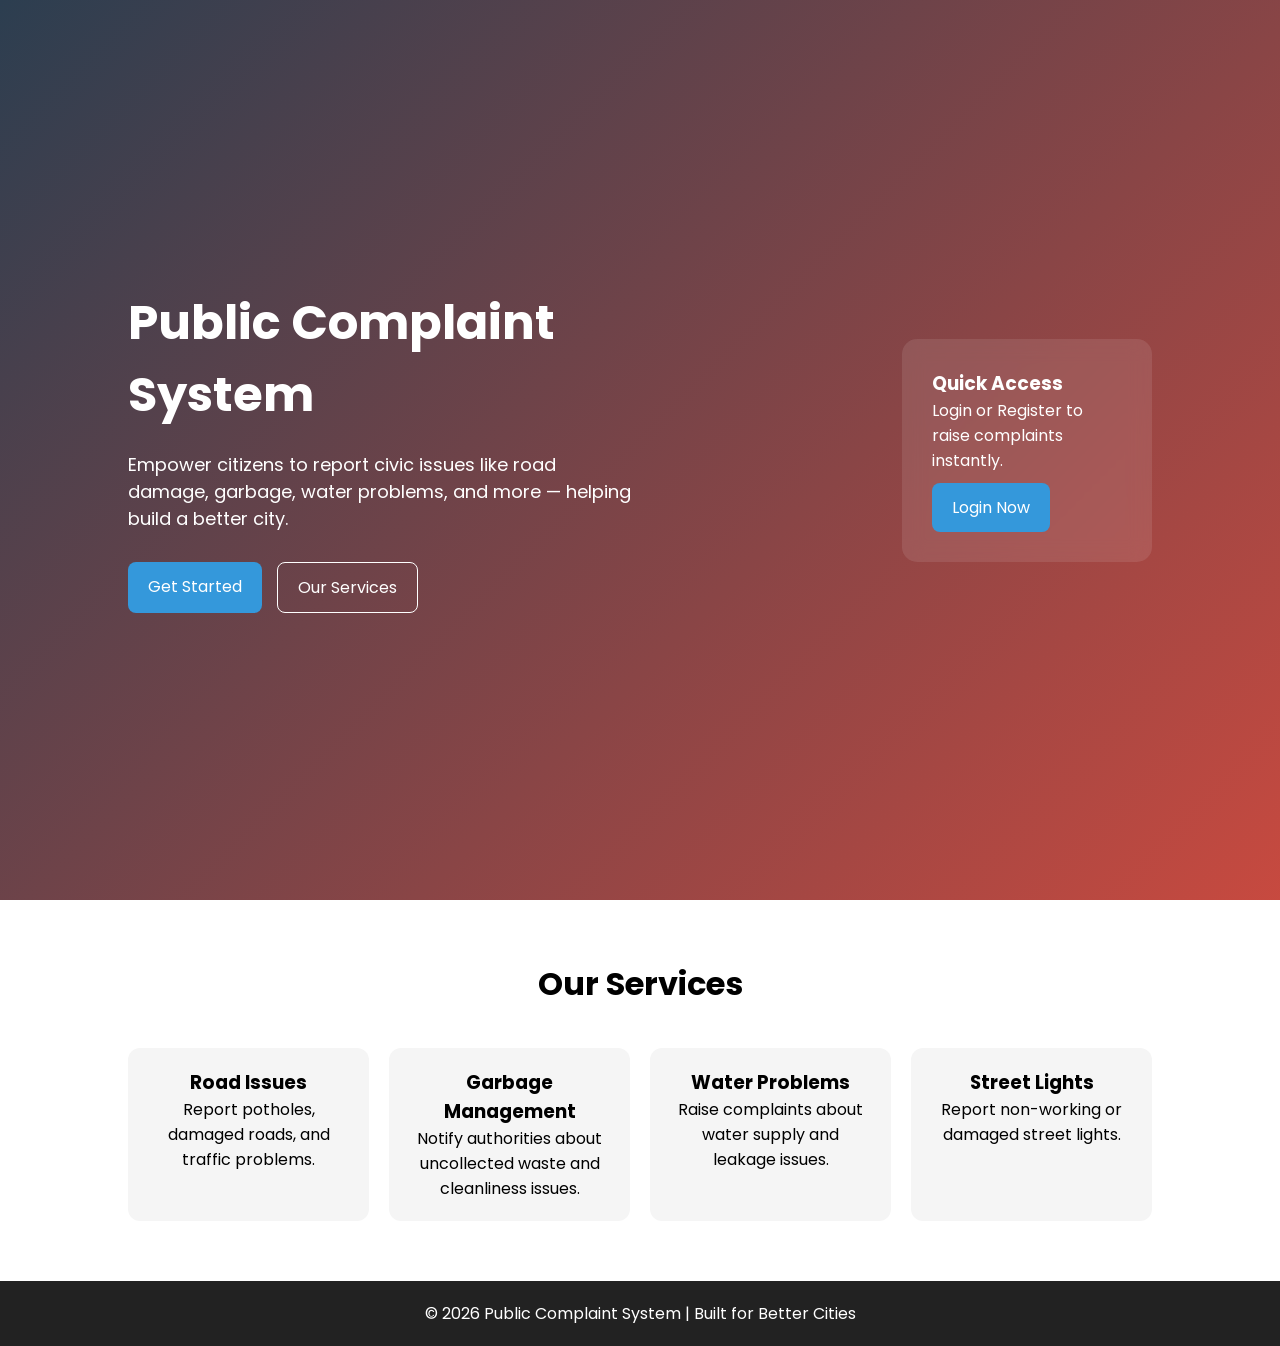
<file: index.html>
<!DOCTYPE html>
<html lang="en">
<head>
<meta charset="UTF-8">
<meta name="viewport" content="width=device-width, initial-scale=1.0">
<title>Public Complaint System</title>
<link rel="stylesheet" href="landing.css">
<link href="https://fonts.googleapis.com/css2?family=Poppins:wght@300;400;600&display=swap" rel="stylesheet">
</head>

<body>

<!-- HERO SECTION -->
<section class="hero">
    <div class="hero-left">
        <h1>Public Complaint System</h1>
        <p>
            Empower citizens to report civic issues like road damage, garbage, 
            water problems, and more — helping build a better city.
        </p>

        <div class="buttons">
            <a href="login.html" class="btn primary">Get Started</a>
            <a href="#services" class="btn secondary">Our Services</a>
        </div>
    </div>

    <div class="hero-right">
        <div class="card">
            <h3>Quick Access</h3>
            <p>Login or Register to raise complaints instantly.</p>
            <a href="login.html" class="btn small">Login Now</a>
        </div>
    </div>
</section>

<!-- SERVICES SECTION -->
<section id="services" class="services">
    <h2>Our Services</h2>

    <div class="service-container">

        <div class="service-card">
            <h3>Road Issues</h3>
            <p>Report potholes, damaged roads, and traffic problems.</p>
        </div>

        <div class="service-card">
            <h3>Garbage Management</h3>
            <p>Notify authorities about uncollected waste and cleanliness issues.</p>
        </div>

        <div class="service-card">
            <h3>Water Problems</h3>
            <p>Raise complaints about water supply and leakage issues.</p>
        </div>

        <div class="service-card">
            <h3>Street Lights</h3>
            <p>Report non-working or damaged street lights.</p>
        </div>

    </div>
</section>

<!-- FOOTER -->
<footer>
    <p>© 2026 Public Complaint System | Built for Better Cities</p>
</footer>

</body>
</html>
</file>
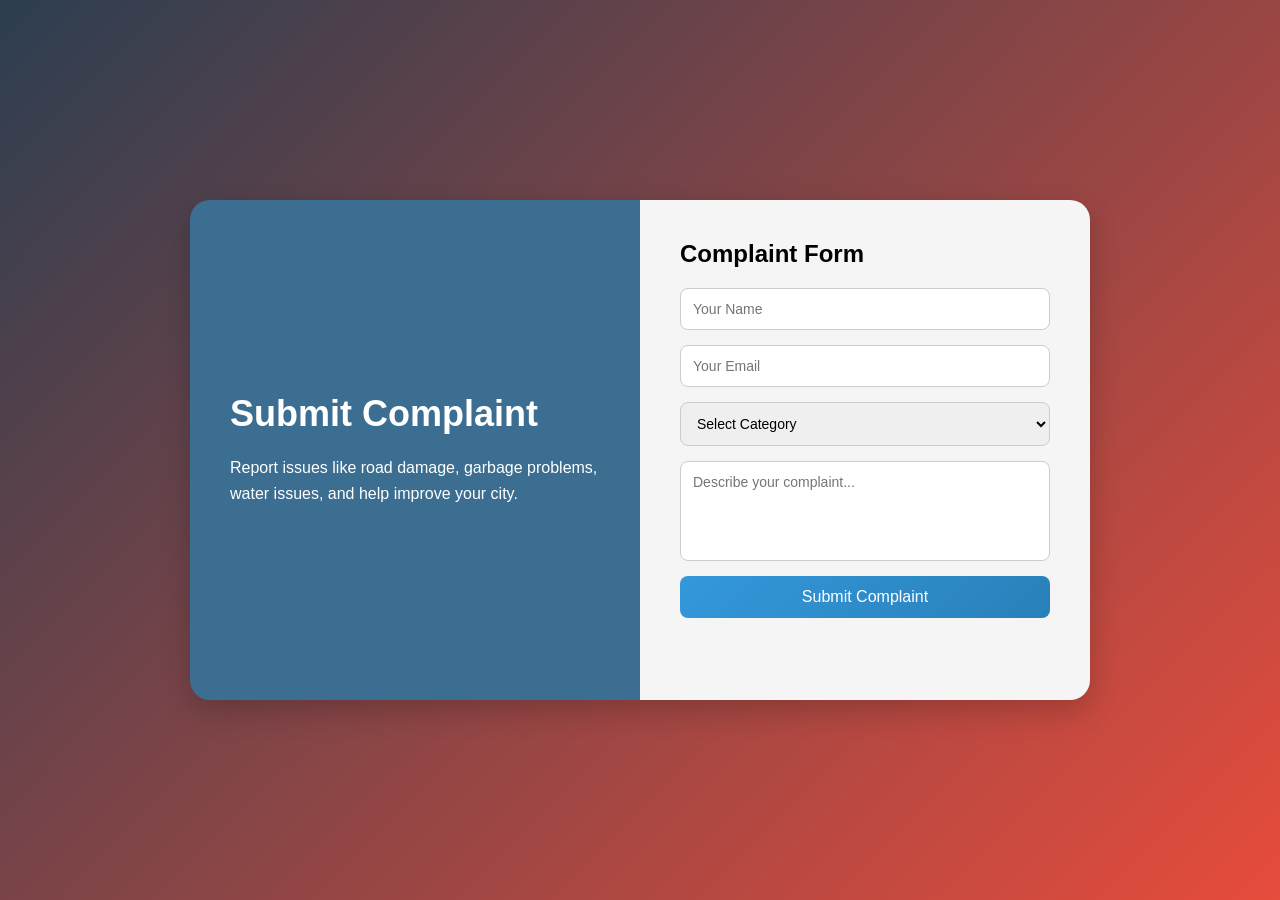
<file: complaint.html>
<!DOCTYPE html>
<html lang="en">
<head>
<meta charset="UTF-8">
<meta name="viewport" content="width=device-width, initial-scale=1.0">
<title>Submit Complaint</title>
<link rel="stylesheet" href="complaint.css">
</head>

<body>

<div class="container">

    <!-- Left Section -->
    <div class="left">
        <h1>Submit Complaint</h1>
        <p>
            Report issues like road damage, garbage problems, water issues, 
            and help improve your city.
        </p>
    </div>

    <!-- Right Section -->
    <div class="right">
        <h2>Complaint Form</h2>

        <form id="complaintForm">

            <input type="text" placeholder="Your Name" required>

            <input type="email" placeholder="Your Email" required>

            <select required>
                <option value="">Select Category</option>
                <option>Road Damage</option>
                <option>Garbage Issue</option>
                <option>Street Light</option>
                <option>Water Problem</option>
            </select>

            <textarea placeholder="Describe your complaint..." required></textarea>

            <button type="submit">Submit Complaint</button>

        </form>
    </div>

</div>

</body>
</html>
</file>
<file: landing.css>
* {
    margin: 0;
    padding: 0;
    box-sizing: border-box;
    font-family: 'Poppins', sans-serif;
}

body {
    background: linear-gradient(135deg, #2c3e50, #e74c3c);
    color: white;
}

/* HERO */
.hero {
    display: flex;
    justify-content: space-between;
    align-items: center;
    padding: 60px 10%;
    min-height: 100vh;
}

/* LEFT */
.hero-left {
    max-width: 50%;
}

.hero-left h1 {
    font-size: 48px;
    margin-bottom: 20px;
}

.hero-left p {
    font-size: 18px;
    margin-bottom: 30px;
}

/* BUTTONS */
.buttons {
    display: flex;
    gap: 15px;
}

.btn {
    text-decoration: none;
    padding: 12px 20px;
    border-radius: 8px;
    font-size: 16px;
    transition: 0.3s;
}

.primary {
    background: #3498db;
    color: white;
}

.secondary {
    border: 1px solid white;
    color: white;
}

.small {
    background: #3498db;
    color: white;
    display: inline-block;
    margin-top: 10px;
}

.btn:hover {
    opacity: 0.8;
}

/* RIGHT CARD */
.hero-right .card {
    background: rgba(255,255,255,0.1);
    padding: 30px;
    border-radius: 15px;
    backdrop-filter: blur(10px);
    width: 250px;
}

/* SERVICES */
.services {
    padding: 60px 10%;
    background: white;
    color: black;
    text-align: center;
}

.services h2 {
    margin-bottom: 40px;
    font-size: 32px;
}

.service-container {
    display: grid;
    grid-template-columns: repeat(auto-fit, minmax(200px, 1fr));
    gap: 20px;
}

.service-card {
    background: #f5f5f5;
    padding: 20px;
    border-radius: 12px;
    transition: 0.3s;
}

.service-card:hover {
    transform: translateY(-5px);
}

/* FOOTER */
footer {
    text-align: center;
    padding: 20px;
    background: #222;
}
</file>
<file: complaint.css>
* {
    margin: 0;
    padding: 0;
    box-sizing: border-box;
    font-family: 'Poppins', sans-serif;
}

body {
    height: 100vh;
    background: linear-gradient(135deg, #2c3e50, #e74c3c);
    display: flex;
    justify-content: center;
    align-items: center;
}

/* Main Card */
.container {
    width: 900px;
    height: 500px;
    display: flex;
    border-radius: 20px;
    overflow: hidden;
    box-shadow: 0 10px 30px rgba(0,0,0,0.2);
}

/* Left Section */
.left {
    width: 50%;
    background: #3b6e91;
    color: white;
    padding: 40px;
    display: flex;
    flex-direction: column;
    justify-content: center;
}

.left h1 {
    font-size: 36px;
    margin-bottom: 20px;
}

.left p {
    font-size: 16px;
    line-height: 1.6;
}

/* Right Section */
.right {
    width: 50%;
    background: #f5f5f5;
    padding: 40px;
}

.right h2 {
    margin-bottom: 20px;
}

/* Form Styling */
form {
    display: flex;
    flex-direction: column;
}

input, select, textarea {
    margin-bottom: 15px;
    padding: 12px;
    border-radius: 8px;
    border: 1px solid #ccc;
    outline: none;
    font-size: 14px;
}

textarea {
    resize: none;
    height: 100px;
}

/* Button */
button {
    padding: 12px;
    border: none;
    border-radius: 8px;
    background: linear-gradient(135deg, #3498db, #2980b9);
    color: white;
    font-size: 16px;
    cursor: pointer;
    transition: 0.3s;
}

button:hover {
    opacity: 0.9;
}
</file>
